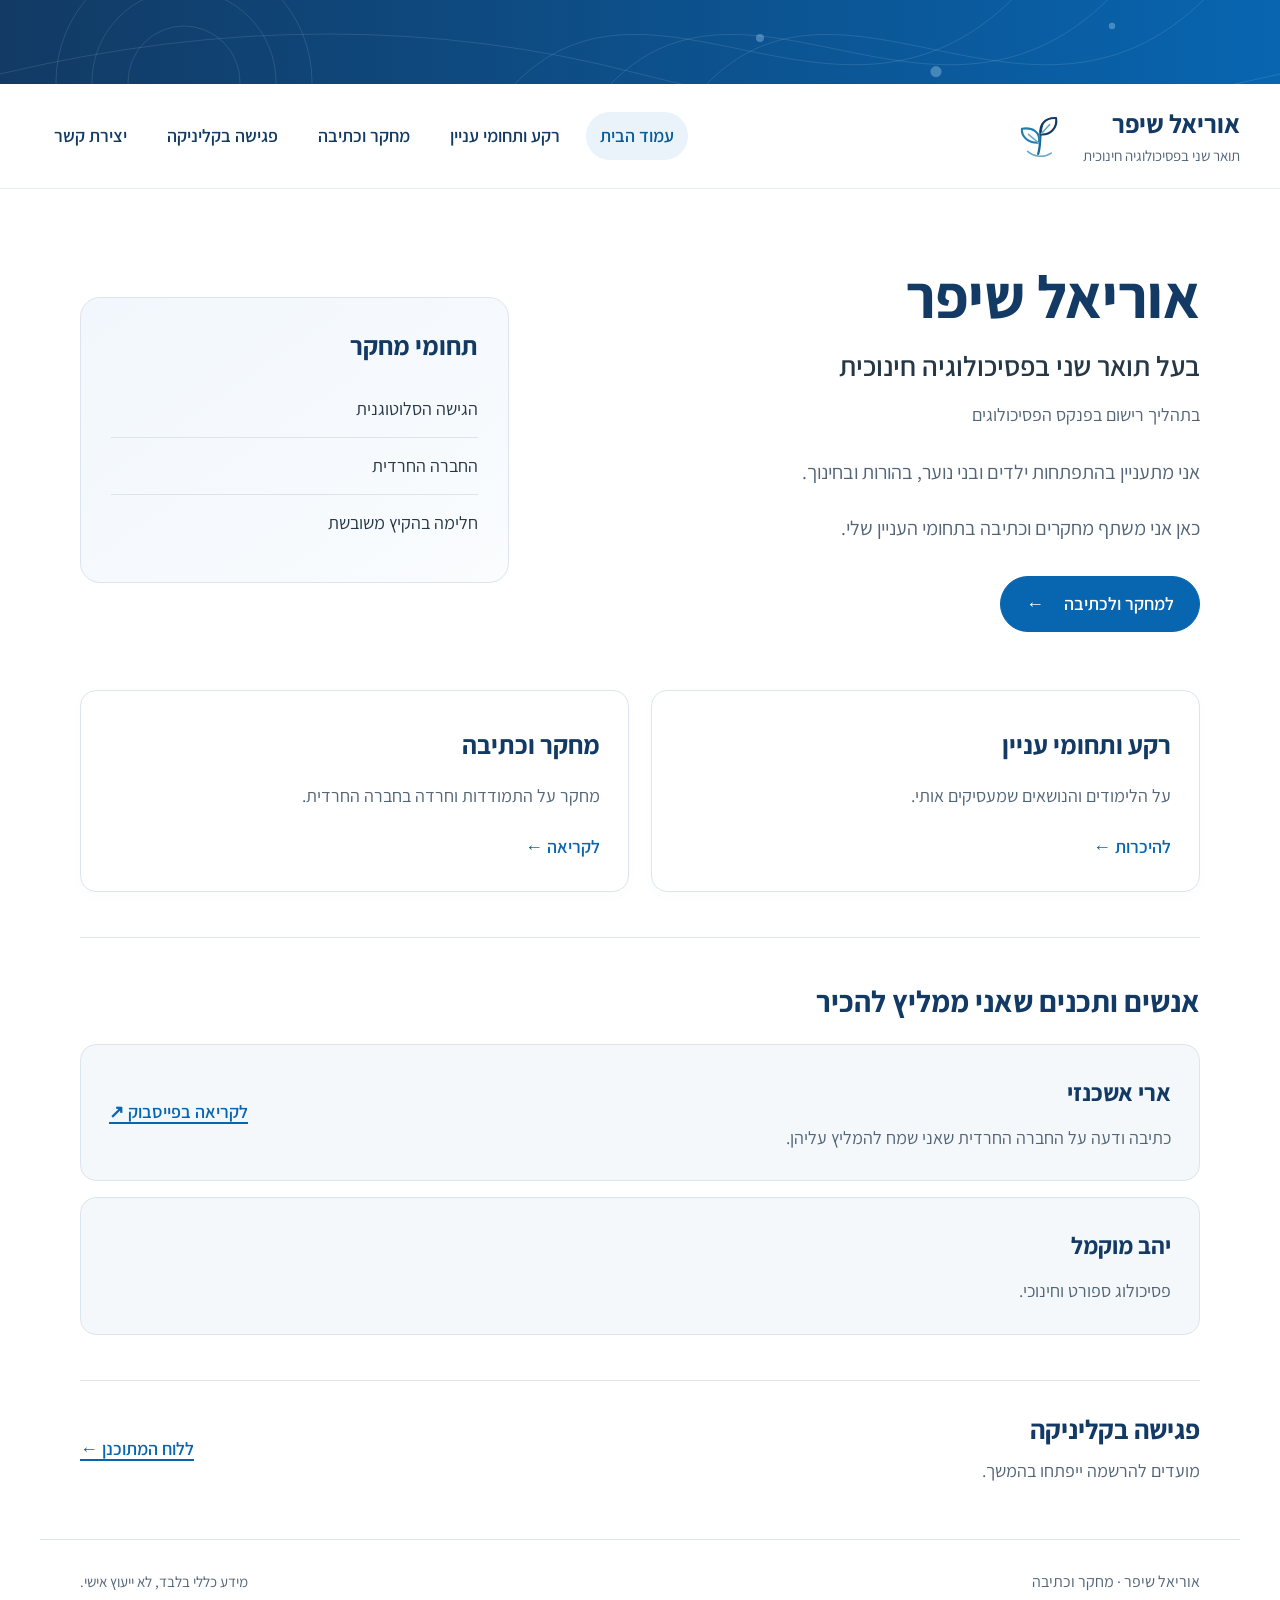
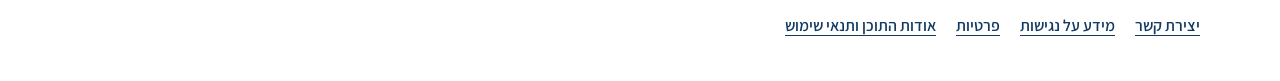
<file: index.html>
<!doctype html>
<html lang="he" dir="rtl">
<head>
<meta charset="utf-8"><meta name="viewport" content="width=device-width,initial-scale=1">
<meta name="description" content="אוריאל שיפר, בעל תואר שני בפסיכולוגיה חינוכית, בתהליך רישום בפנקס הפסיכולוגים. מחקר וכתיבה.">
<meta name="theme-color" content="#123a64"><meta property="og:title" content="אוריאל שיפר | פסיכולוגיה חינוכית ומחקר"><meta property="og:description" content="אוריאל שיפר, בעל תואר שני בפסיכולוגיה חינוכית, בתהליך רישום בפנקס הפסיכולוגים. מחקר וכתיבה."><meta property="og:type" content="website"><title>אוריאל שיפר | פסיכולוגיה חינוכית ומחקר</title>
<link rel="icon" type="image/svg+xml" href="assets/images/brand-mark.svg">
<link rel="stylesheet" href="assets/site.css">
<link rel="canonical" href="https://urieldsh-sketch.github.io/-/">
<meta property="og:url" content="https://urieldsh-sketch.github.io/-/">
<script type="application/ld+json">{"@context": "https://schema.org", "@type": "Person", "@id": "https://urieldsh-sketch.github.io/-/#uriel", "name": "אוריאל שיפר", "url": "https://urieldsh-sketch.github.io/-/", "knowsAbout": ["פסיכולוגיה חינוכית", "הגישה הסלוטוגנית", "החברה החרדית", "חלימה בהקיץ משובשת"], "description": "בעל תואר שני בפסיכולוגיה חינוכית, בתהליך רישום בפנקס הפסיכולוגים", "hasCredential": {"@type": "EducationalOccupationalCredential", "name": "תואר שני בפסיכולוגיה חינוכית"}}</script>
</head>
<body>
<a class="skip-link" href="#main-content">דלג לתוכן</a>
<div class="top-banner" aria-hidden="true"></div>
<header><a class="brand" href="index.html"><img class="brand-mark" src="assets/images/brand-mark.svg" width="52" height="52" alt=""><span>אוריאל שיפר<small>תואר שני בפסיכולוגיה חינוכית</small></span></a><nav aria-label="ניווט ראשי"><a href="index.html" aria-current="page">עמוד הבית</a><a href="practice.html">רקע ותחומי עניין</a><a href="research.html">מחקר וכתיבה</a><a href="appointments.html">פגישה בקליניקה</a><a href="contact.html">יצירת קשר</a></nav></header>
<main id="main-content" tabindex="-1"><section class="hero" aria-labelledby="name"><div><h1 id="name">אוריאל שיפר</h1><p class="profession">בעל תואר שני בפסיכולוגיה חינוכית</p><p class="registration-status">בתהליך רישום בפנקס הפסיכולוגים</p><p class="intro">אני מתעניין בהתפתחות ילדים ובני נוער, בהורות ובחינוך.</p><p class="intro">כאן אני משתף מחקרים וכתיבה בתחומי העניין שלי.</p><a class="button" href="research.html">למחקר ולכתיבה <span aria-hidden="true">←</span></a></div><aside class="profile-card" aria-label="תחומי מחקר"><h2>תחומי מחקר</h2><p>הגישה הסלוטוגנית</p><p>החברה החרדית</p><p>חלימה בהקיץ משובשת</p></aside></section><div class="home-links"><a class="home-link" href="practice.html"><h2>רקע ותחומי עניין</h2><p>על הלימודים והנושאים שמעסיקים אותי.</p><span>להיכרות ←</span></a><a class="home-link" href="research.html"><h2>מחקר וכתיבה</h2><p>מחקר על התמודדות וחרדה בחברה החרדית.</p><span>לקריאה ←</span></a></div><section class="reading-section" aria-labelledby="reading-heading"><h2 id="reading-heading">אנשים ותכנים שאני ממליץ להכיר</h2><article class="recommendation"><div><h3>ארי אשכנזי</h3><p>כתיבה ודעה על החברה החרדית שאני שמח להמליץ עליהן.</p></div><a href="https://www.facebook.com/share/1BtyTAoHoA/" rel="external noreferrer">לקריאה בפייסבוק <span aria-hidden="true">↗</span><span class="visually-hidden"> — ארי אשכנזי</span></a></article><article class="recommendation"><div><h3>יהב מוקמל</h3><p>פסיכולוג ספורט וחינוכי.</p></div></article></section><section class="booking-teaser"><div><h2>פגישה בקליניקה</h2><p>מועדים להרשמה ייפתחו בהמשך.</p></div><a href="appointments.html">ללוח המתוכנן ←</a></section></main><footer><div><span>אוריאל שיפר · מחקר וכתיבה</span><nav class="footer-links" aria-label="מידע על האתר"><a href="contact.html">יצירת קשר</a><a href="accessibility.html">מידע על נגישות</a><a href="privacy.html">פרטיות</a><a href="terms.html">אודות התוכן ותנאי שימוש</a></nav></div><p class="professional-note">מידע כללי בלבד, לא ייעוץ אישי.</p></footer>
</body></html>
</file>
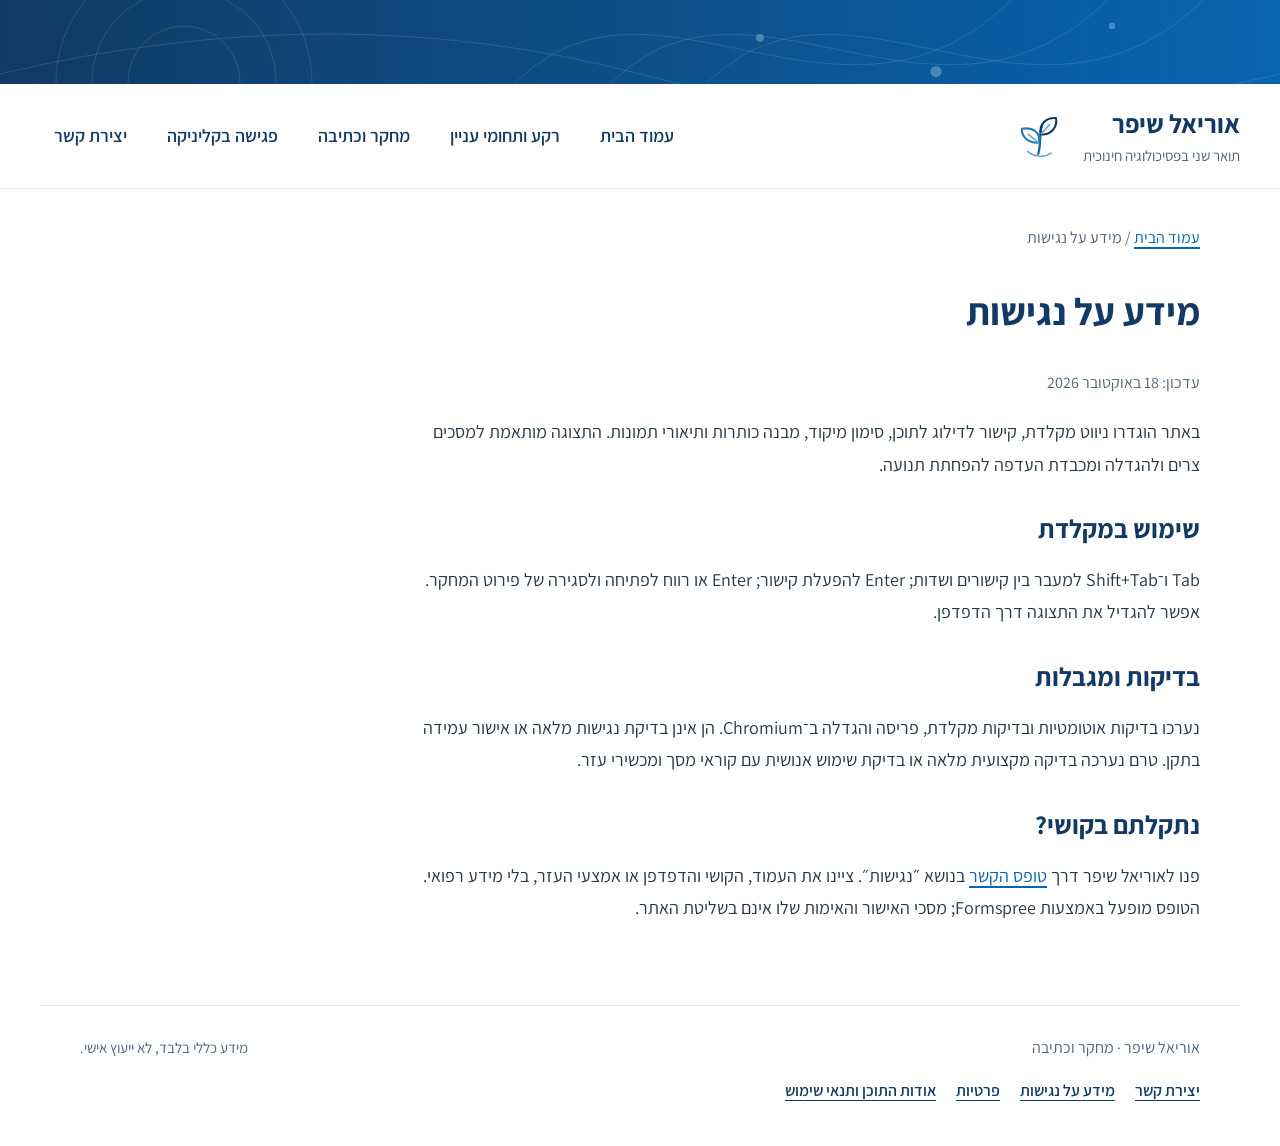
<file: accessibility.html>
<!doctype html>
<html lang="he" dir="rtl">
<head>
<meta charset="utf-8"><meta name="viewport" content="width=device-width,initial-scale=1">
<meta name="description" content="מידע על נגישות — אתר אוריאל שיפר">
<meta name="theme-color" content="#123a64"><meta property="og:title" content="מידע על נגישות — אתר אוריאל שיפר"><meta property="og:description" content="מידע על נגישות — אתר אוריאל שיפר"><meta property="og:type" content="website"><title>מידע על נגישות | אוריאל שיפר</title>
<link rel="icon" type="image/svg+xml" href="assets/images/brand-mark.svg">
<link rel="stylesheet" href="assets/site.css">
<link rel="canonical" href="https://urieldsh-sketch.github.io/-/accessibility.html">
<meta property="og:url" content="https://urieldsh-sketch.github.io/-/accessibility.html">

</head>
<body>
<a class="skip-link" href="#main-content">דלג לתוכן</a>
<div class="top-banner" aria-hidden="true"></div>
<header><a class="brand" href="index.html"><img class="brand-mark" src="assets/images/brand-mark.svg" width="52" height="52" alt=""><span>אוריאל שיפר<small>תואר שני בפסיכולוגיה חינוכית</small></span></a><nav aria-label="ניווט ראשי"><a href="index.html">עמוד הבית</a><a href="practice.html">רקע ותחומי עניין</a><a href="research.html">מחקר וכתיבה</a><a href="appointments.html">פגישה בקליניקה</a><a href="contact.html">יצירת קשר</a></nav></header>
<main id="main-content" tabindex="-1"><article class="policy-page"><p class="breadcrumb"><a href="index.html">עמוד הבית</a> / מידע על נגישות</p><h1>מידע על נגישות</h1><p class="policy-updated">עדכון: 18 באוקטובר 2026</p><p>באתר הוגדרו ניווט מקלדת, קישור לדילוג לתוכן, סימון מיקוד, מבנה כותרות ותיאורי תמונות. התצוגה מותאמת למסכים צרים ולהגדלה ומכבדת העדפה להפחתת תנועה.</p><h2>שימוש במקלדת</h2><p>Tab ו־Shift+Tab למעבר בין קישורים ושדות; Enter להפעלת קישור; Enter או רווח לפתיחה ולסגירה של פירוט המחקר. אפשר להגדיל את התצוגה דרך הדפדפן.</p><h2>בדיקות ומגבלות</h2><p>נערכו בדיקות אוטומטיות ובדיקות מקלדת, פריסה והגדלה ב־Chromium. הן אינן בדיקת נגישות מלאה או אישור עמידה בתקן. טרם נערכה בדיקה מקצועית מלאה או בדיקת שימוש אנושית עם קוראי מסך ומכשירי עזר.</p><h2>נתקלתם בקושי?</h2><p>פנו לאוריאל שיפר דרך <a href="contact.html">טופס הקשר</a> בנושא ״נגישות״. ציינו את העמוד, הקושי והדפדפן או אמצעי העזר, בלי מידע רפואי. הטופס מופעל באמצעות Formspree; מסכי האישור והאימות שלו אינם בשליטת האתר.</p></article></main><footer><div><span>אוריאל שיפר · מחקר וכתיבה</span><nav class="footer-links" aria-label="מידע על האתר"><a href="contact.html">יצירת קשר</a><a href="accessibility.html">מידע על נגישות</a><a href="privacy.html">פרטיות</a><a href="terms.html">אודות התוכן ותנאי שימוש</a></nav></div><p class="professional-note">מידע כללי בלבד, לא ייעוץ אישי.</p></footer></body></html>
</file>
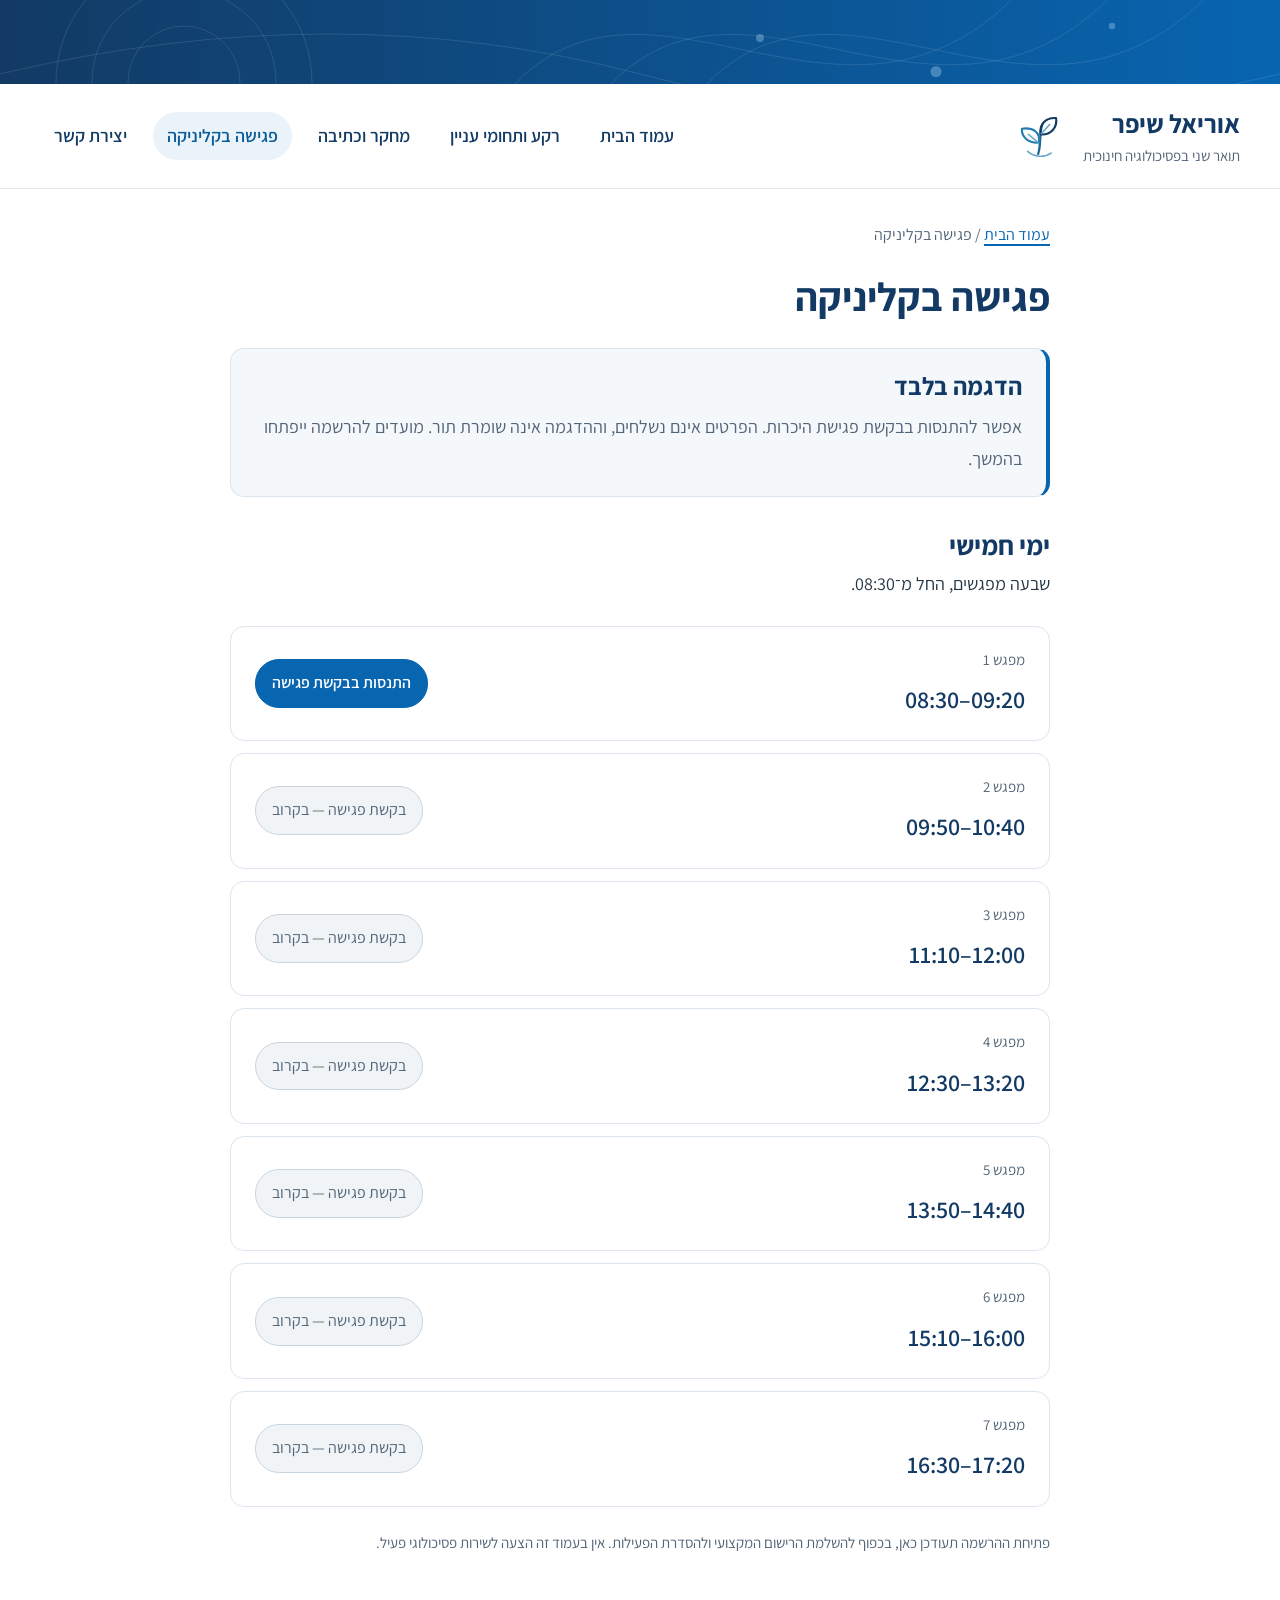
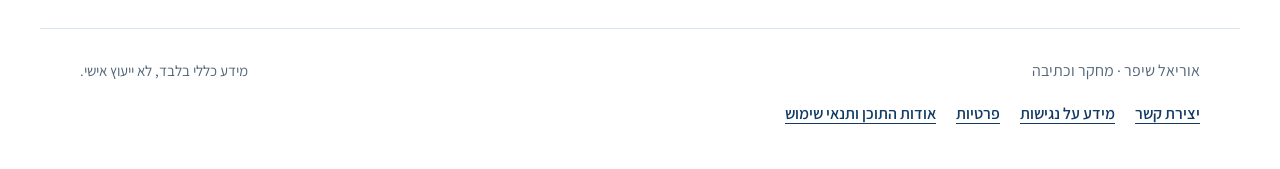
<file: appointments.html>
<!doctype html>
<html lang="he" dir="rtl">
<head>
<meta charset="utf-8"><meta name="viewport" content="width=device-width,initial-scale=1">
<meta name="description" content="פגישה בקליניקה — ההרשמה תיפתח בהמשך">
<meta name="theme-color" content="#123a64"><meta property="og:title" content="פגישה בקליניקה — ההרשמה תיפתח בהמשך"><meta property="og:description" content="פגישה בקליניקה — ההרשמה תיפתח בהמשך"><meta property="og:type" content="website"><title>פגישה בקליניקה | אוריאל שיפר</title>
<link rel="icon" type="image/svg+xml" href="assets/images/brand-mark.svg">
<link rel="stylesheet" href="assets/site.css">
<link rel="canonical" href="https://urieldsh-sketch.github.io/-/appointments.html">
<meta property="og:url" content="https://urieldsh-sketch.github.io/-/appointments.html">

</head>
<body>
<a class="skip-link" href="#main-content">דלג לתוכן</a>
<div class="top-banner" aria-hidden="true"></div>
<header><a class="brand" href="index.html"><img class="brand-mark" src="assets/images/brand-mark.svg" width="52" height="52" alt=""><span>אוריאל שיפר<small>תואר שני בפסיכולוגיה חינוכית</small></span></a><nav aria-label="ניווט ראשי"><a href="index.html">עמוד הבית</a><a href="practice.html">רקע ותחומי עניין</a><a href="research.html">מחקר וכתיבה</a><a href="appointments.html" aria-current="page">פגישה בקליניקה</a><a href="contact.html">יצירת קשר</a></nav></header>
<main id="main-content" tabindex="-1"><section class="booking-page" aria-labelledby="booking-title"><p class="breadcrumb"><a href="index.html">עמוד הבית</a> / פגישה בקליניקה</p><h1 id="booking-title">פגישה בקליניקה</h1><div class="booking-notice"><h2 id="booking-status">הדגמה בלבד</h2><p>אפשר להתנסות בבקשת פגישת היכרות. הפרטים אינם נשלחים, וההדגמה אינה שומרת תור. מועדים להרשמה ייפתחו בהמשך.</p></div><div class="booking-overview"><div><h2>ימי חמישי</h2><p>שבעה מפגשים, החל מ־08:30.</p></div></div><ul class="appointment-list" aria-label="חלונות מפגש מתוכננים ליום חמישי"><li class="appointment-slot"><div><span class="slot-label">מפגש 1</span><p class="slot-time"><span dir="ltr">08:30–09:20</span></p></div><button type="button" class="demo-open" aria-haspopup="dialog" aria-controls="intake-dialog">התנסות בבקשת פגישה</button></li><li class="appointment-slot"><div><span class="slot-label">מפגש 2</span><p class="slot-time"><span dir="ltr">09:50–10:40</span></p></div><button type="button" disabled aria-describedby="booking-status">בקשת פגישה — בקרוב</button></li><li class="appointment-slot"><div><span class="slot-label">מפגש 3</span><p class="slot-time"><span dir="ltr">11:10–12:00</span></p></div><button type="button" disabled aria-describedby="booking-status">בקשת פגישה — בקרוב</button></li><li class="appointment-slot"><div><span class="slot-label">מפגש 4</span><p class="slot-time"><span dir="ltr">12:30–13:20</span></p></div><button type="button" disabled aria-describedby="booking-status">בקשת פגישה — בקרוב</button></li><li class="appointment-slot"><div><span class="slot-label">מפגש 5</span><p class="slot-time"><span dir="ltr">13:50–14:40</span></p></div><button type="button" disabled aria-describedby="booking-status">בקשת פגישה — בקרוב</button></li><li class="appointment-slot"><div><span class="slot-label">מפגש 6</span><p class="slot-time"><span dir="ltr">15:10–16:00</span></p></div><button type="button" disabled aria-describedby="booking-status">בקשת פגישה — בקרוב</button></li><li class="appointment-slot"><div><span class="slot-label">מפגש 7</span><p class="slot-time"><span dir="ltr">16:30–17:20</span></p></div><button type="button" disabled aria-describedby="booking-status">בקשת פגישה — בקרוב</button></li></ul><p class="booking-footnote">פתיחת ההרשמה תעודכן כאן, בכפוף להשלמת הרישום המקצועי ולהסדרת הפעילות. אין בעמוד זה הצעה לשירות פסיכולוגי פעיל.</p></section><dialog id="intake-dialog" class="intake-dialog" aria-labelledby="intake-title" aria-describedby="intake-demo"><div class="intake-inner"><button type="button" class="dialog-close" aria-label="סגירת חלון ההדגמה">×</button><span class="demo-badge">הדגמה בלבד · אין שליחה או שמירת תור</span><h2 id="intake-title">פגישת היכרות והתאמה</h2><p class="intake-slot">יום חמישי · <span dir="ltr">08:30–09:20</span> · מועד לדוגמה, ללא תאריך</p><p>אינטייק הוא מפגש ראשוני להיכרות, להבנת הפנייה ולבדיקת התאמה להמשך. זו פגישת ייעוץ והתאמה, ללא התחייבות להתחלת טיפול.</p><p id="intake-demo" class="intake-hint">מומלץ להתנסות בפרטים בדויים. הפרטים נמחקים בסגירת החלון; אין להזין מידע רפואי, שמות ילדים או פרטים מזהים על אחרים.</p><noscript><p>להפעלת ההדגמה יש לאפשר JavaScript. אין אפשרות לשלוח בקשה מעמוד זה.</p></noscript><form id="intake-demo-form"><fieldset disabled id="demo-fields"><legend class="visually-hidden">פרטים לדוגמה לפגישת היכרות</legend><div class="field"><label for="intake-name">שם לפנייה *</label><input id="intake-name" name="name" required maxlength="80" autocomplete="off"></div><div class="field"><label for="intake-email">דוא״ל לחזרה *</label><input id="intake-email" name="email" type="email" dir="ltr" required maxlength="254" autocomplete="off"></div><div class="field"><label for="intake-topic">במה תרצו להתמקד? *</label><select id="intake-topic" name="topic" required><option value="">בחירת נושא</option><option value="parenting">התייעצות הורית</option><option value="emotional">שאלה כללית בתחום הרגשי</option><option value="education">המסגרת החינוכית</option><option value="assessment">בירור לגבי הערכה ואבחון</option><option value="other">אחר</option></select></div><div class="field"><label for="intake-reason">סיבת הפנייה בקצרה *</label><p id="reason-help" class="form-help">עד 300 תווים. תיאור כללי בלבד, בלי שמות, אבחנות או אירועים אישיים מפורטים.</p><textarea id="intake-reason" name="reason" rows="3" maxlength="300" required aria-describedby="reason-help"></textarea></div><p class="form-help">בהרשמה עתידית הבקשה תועבר לבדיקה, ורק אישור אישי יקבע פגישה. הטופס אינו מיועד לחירום.</p><button class="button" type="submit">תצוגה מקדימה של הבקשה</button></fieldset></form><section id="intake-preview" hidden tabindex="-1" aria-labelledby="preview-title"><h3 id="preview-title">כך תיראה הבקשה שלך</h3><dl id="intake-summary"></dl><p class="intake-hint"><strong>לא נשלחה בקשה ולא נשמר מקום.</strong> בהפעלה אמיתית, אחרי קליטת הבקשה המשבצת תיחסם לבקשות נוספות עד לבדיקתה. הפגישה עצמה תחייב אישור אישי.</p><button type="button" class="button demo-back">חזרה לעריכה</button></section></div></dialog></main><footer><div><span>אוריאל שיפר · מחקר וכתיבה</span><nav class="footer-links" aria-label="מידע על האתר"><a href="contact.html">יצירת קשר</a><a href="accessibility.html">מידע על נגישות</a><a href="privacy.html">פרטיות</a><a href="terms.html">אודות התוכן ותנאי שימוש</a></nav></div><p class="professional-note">מידע כללי בלבד, לא ייעוץ אישי.</p></footer><script src="assets/booking-demo.js" defer></script></body></html>
</file>
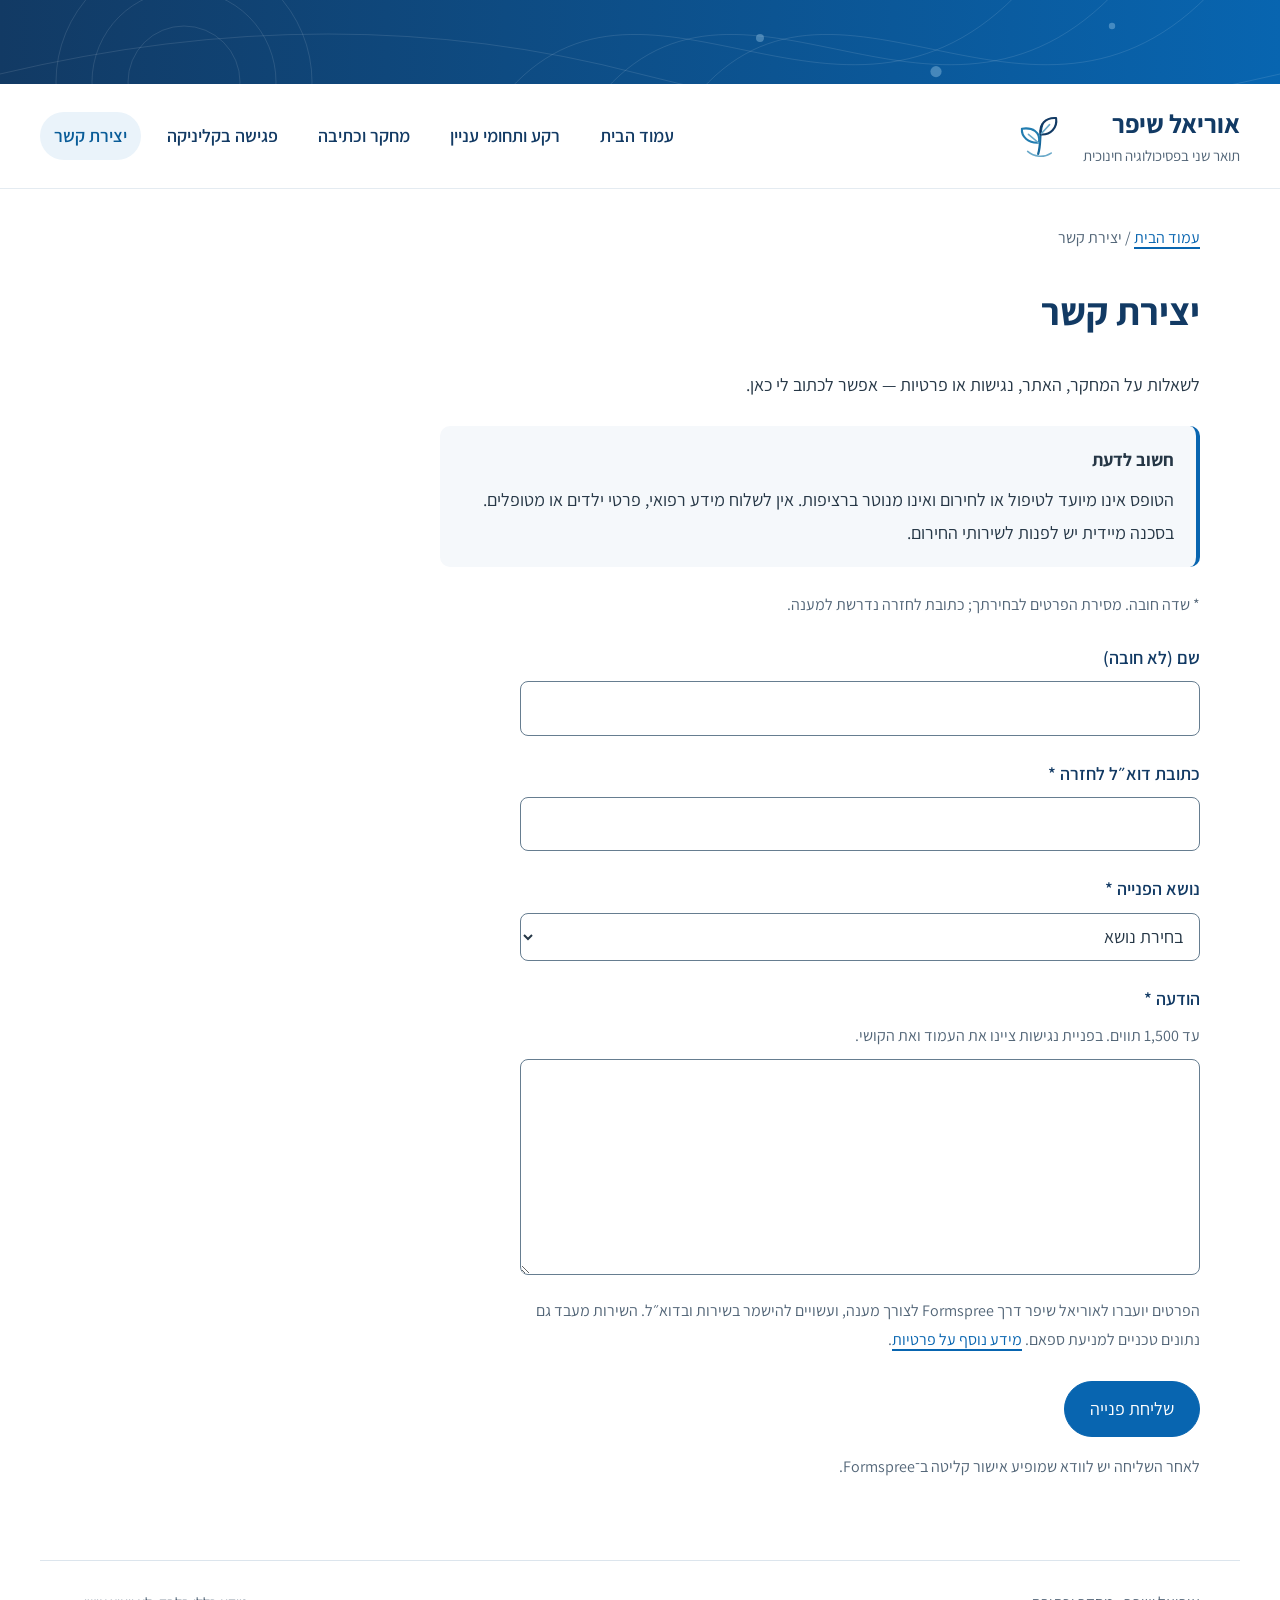
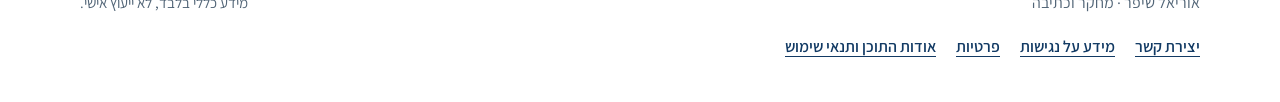
<file: contact.html>
<!doctype html>
<html lang="he" dir="rtl">
<head>
<meta charset="utf-8"><meta name="viewport" content="width=device-width,initial-scale=1">
<meta name="description" content="יצירת קשר — אתר אוריאל שיפר">
<meta name="theme-color" content="#123a64"><meta property="og:title" content="יצירת קשר — אתר אוריאל שיפר"><meta property="og:description" content="יצירת קשר — אתר אוריאל שיפר"><meta property="og:type" content="website"><title>יצירת קשר | אוריאל שיפר</title>
<link rel="icon" type="image/svg+xml" href="assets/images/brand-mark.svg">
<link rel="stylesheet" href="assets/site.css">
<link rel="canonical" href="https://urieldsh-sketch.github.io/-/contact.html">
<meta property="og:url" content="https://urieldsh-sketch.github.io/-/contact.html">

</head>
<body>
<a class="skip-link" href="#main-content">דלג לתוכן</a>
<div class="top-banner" aria-hidden="true"></div>
<header><a class="brand" href="index.html"><img class="brand-mark" src="assets/images/brand-mark.svg" width="52" height="52" alt=""><span>אוריאל שיפר<small>תואר שני בפסיכולוגיה חינוכית</small></span></a><nav aria-label="ניווט ראשי"><a href="index.html">עמוד הבית</a><a href="practice.html">רקע ותחומי עניין</a><a href="research.html">מחקר וכתיבה</a><a href="appointments.html">פגישה בקליניקה</a><a href="contact.html" aria-current="page">יצירת קשר</a></nav></header>
<main id="main-content" tabindex="-1"><article class="policy-page contact-page"><p class="breadcrumb"><a href="index.html">עמוד הבית</a> / יצירת קשר</p><h1>יצירת קשר</h1><p>לשאלות על המחקר, האתר, נגישות או פרטיות — אפשר לכתוב לי כאן.</p><div class="contact-notice" id="contact-notice"><strong>חשוב לדעת</strong><p>הטופס אינו מיועד לטיפול או לחירום ואינו מנוטר ברציפות. אין לשלוח מידע רפואי, פרטי ילדים או מטופלים. בסכנה מיידית יש לפנות לשירותי החירום.</p></div><form class="contact-form" action="https://formspree.io/f/xeaenyoz" method="post" accept-charset="UTF-8" aria-describedby="contact-notice contact-privacy"><p class="form-help">* שדה חובה. מסירת הפרטים לבחירתך; כתובת לחזרה נדרשת למענה.</p><div class="field"><label for="contact-name">שם (לא חובה)</label><input type="text" id="contact-name" name="name" autocomplete="name" maxlength="100"></div><div class="field"><label for="contact-email">כתובת דוא״ל לחזרה *</label><input type="email" id="contact-email" name="email" autocomplete="email" inputmode="email" dir="ltr" required maxlength="254"></div><div class="field"><label for="contact-topic">נושא הפנייה *</label><select id="contact-topic" name="subject" required><option value="">בחירת נושא</option><option value="accessibility">נגישות</option><option value="privacy">פרטיות</option><option value="research">מחקר וכתיבה</option><option value="general">פנייה כללית</option></select></div><div class="field"><label for="contact-message">הודעה *</label><p id="message-help" class="form-help">עד 1,500 תווים. בפניית נגישות ציינו את העמוד ואת הקושי.</p><textarea id="contact-message" name="message" rows="6" required maxlength="1500" aria-describedby="message-help"></textarea></div><p id="contact-privacy" class="form-help">הפרטים יועברו לאוריאל שיפר דרך Formspree לצורך מענה, ועשויים להישמר בשירות ובדוא״ל. השירות מעבד גם נתונים טכניים למניעת ספאם. <a href="privacy.html">מידע נוסף על פרטיות</a>.</p><button type="submit" class="button">שליחת פנייה</button><p class="form-help">לאחר השליחה יש לוודא שמופיע אישור קליטה ב־Formspree.</p></form></article></main><footer><div><span>אוריאל שיפר · מחקר וכתיבה</span><nav class="footer-links" aria-label="מידע על האתר"><a href="contact.html">יצירת קשר</a><a href="accessibility.html">מידע על נגישות</a><a href="privacy.html">פרטיות</a><a href="terms.html">אודות התוכן ותנאי שימוש</a></nav></div><p class="professional-note">מידע כללי בלבד, לא ייעוץ אישי.</p></footer></body></html>
</file>
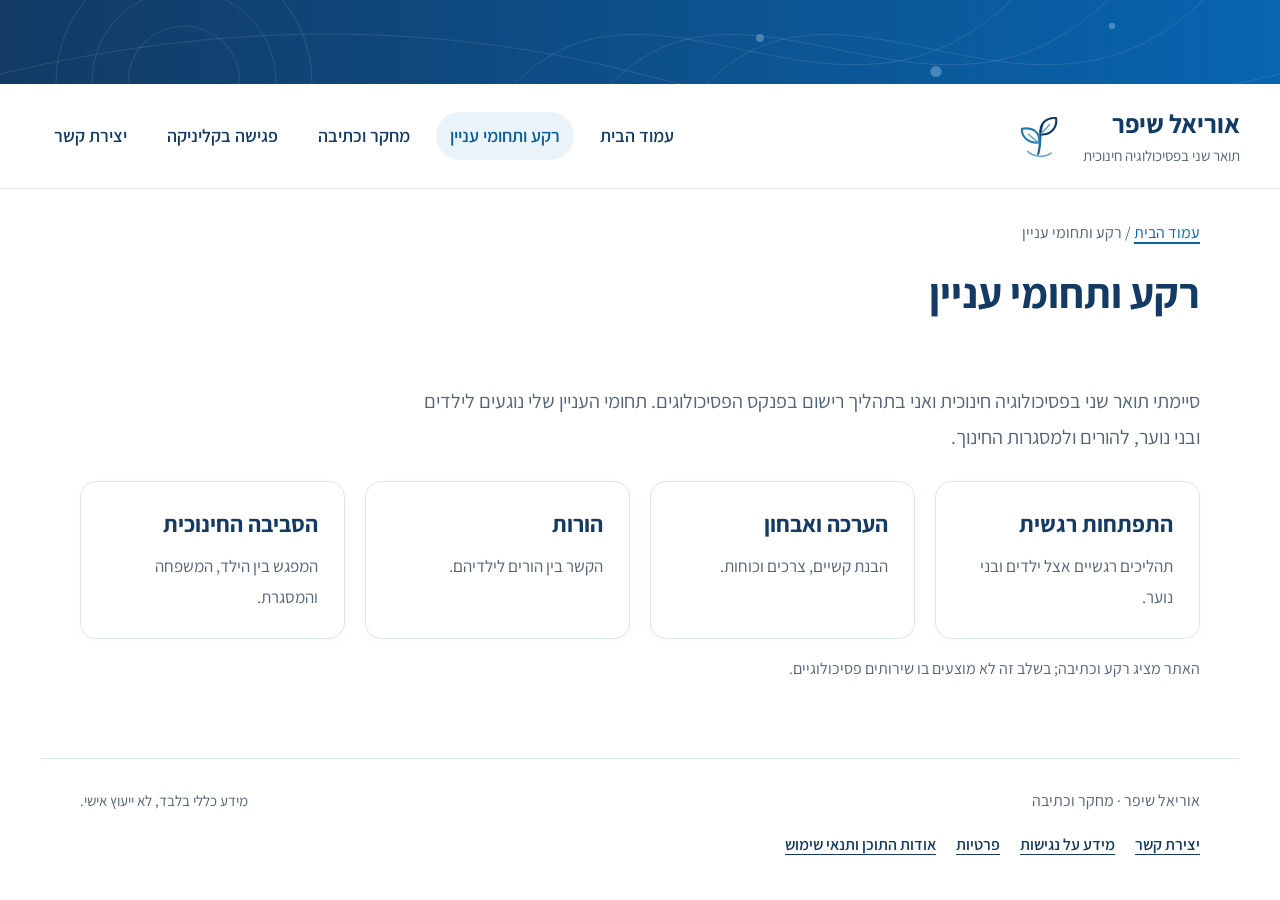
<file: practice.html>
<!doctype html>
<html lang="he" dir="rtl">
<head>
<meta charset="utf-8"><meta name="viewport" content="width=device-width,initial-scale=1">
<meta name="description" content="הרקע האקדמי ותחומי העניין של אוריאל שיפר, בעל תואר שני בפסיכולוגיה חינוכית, בתהליך רישום בפנקס הפסיכולוגים.">
<meta name="theme-color" content="#123a64"><meta property="og:title" content="רקע ותחומי עניין | אוריאל שיפר"><meta property="og:description" content="הרקע האקדמי ותחומי העניין של אוריאל שיפר, בעל תואר שני בפסיכולוגיה חינוכית, בתהליך רישום בפנקס הפסיכולוגים."><meta property="og:type" content="website"><title>רקע ותחומי עניין | אוריאל שיפר</title>
<link rel="icon" type="image/svg+xml" href="assets/images/brand-mark.svg">
<link rel="stylesheet" href="assets/site.css">
<link rel="canonical" href="https://urieldsh-sketch.github.io/-/practice.html">
<meta property="og:url" content="https://urieldsh-sketch.github.io/-/practice.html">
</head>
<body>
<a class="skip-link" href="#main-content">דלג לתוכן</a>
<div class="top-banner" aria-hidden="true"></div>
<header><a class="brand" href="index.html"><img class="brand-mark" src="assets/images/brand-mark.svg" width="52" height="52" alt=""><span>אוריאל שיפר<small>תואר שני בפסיכולוגיה חינוכית</small></span></a><nav aria-label="ניווט ראשי"><a href="index.html">עמוד הבית</a><a href="practice.html" aria-current="page">רקע ותחומי עניין</a><a href="research.html">מחקר וכתיבה</a><a href="appointments.html">פגישה בקליניקה</a><a href="contact.html">יצירת קשר</a></nav></header>
<main id="main-content" tabindex="-1"><div class="page-heading"><p class="breadcrumb"><a href="index.html">עמוד הבית</a> / רקע ותחומי עניין</p><h1>רקע ותחומי עניין</h1></div><section class="section topic-section" aria-label="רקע אקדמי"><div class="section-heading"><p>סיימתי תואר שני בפסיכולוגיה חינוכית ואני בתהליך רישום בפנקס הפסיכולוגים. תחומי העניין שלי נוגעים לילדים ובני נוער, להורים ולמסגרות החינוך.</p></div><div class="services"><article class="service"><h2>התפתחות רגשית</h2><p>תהליכים רגשיים אצל ילדים ובני נוער.</p></article><article class="service"><h2>הערכה ואבחון</h2><p>הבנת קשיים, צרכים וכוחות.</p></article><article class="service"><h2>הורות</h2><p>הקשר בין הורים לילדיהם.</p></article><article class="service"><h2>הסביבה החינוכית</h2><p>המפגש בין הילד, המשפחה והמסגרת.</p></article></div><p class="age">האתר מציג רקע וכתיבה; בשלב זה לא מוצעים בו שירותים פסיכולוגיים.</p></section></main><footer><div><span>אוריאל שיפר · מחקר וכתיבה</span><nav class="footer-links" aria-label="מידע על האתר"><a href="contact.html">יצירת קשר</a><a href="accessibility.html">מידע על נגישות</a><a href="privacy.html">פרטיות</a><a href="terms.html">אודות התוכן ותנאי שימוש</a></nav></div><p class="professional-note">מידע כללי בלבד, לא ייעוץ אישי.</p></footer>
</body></html>
</file>
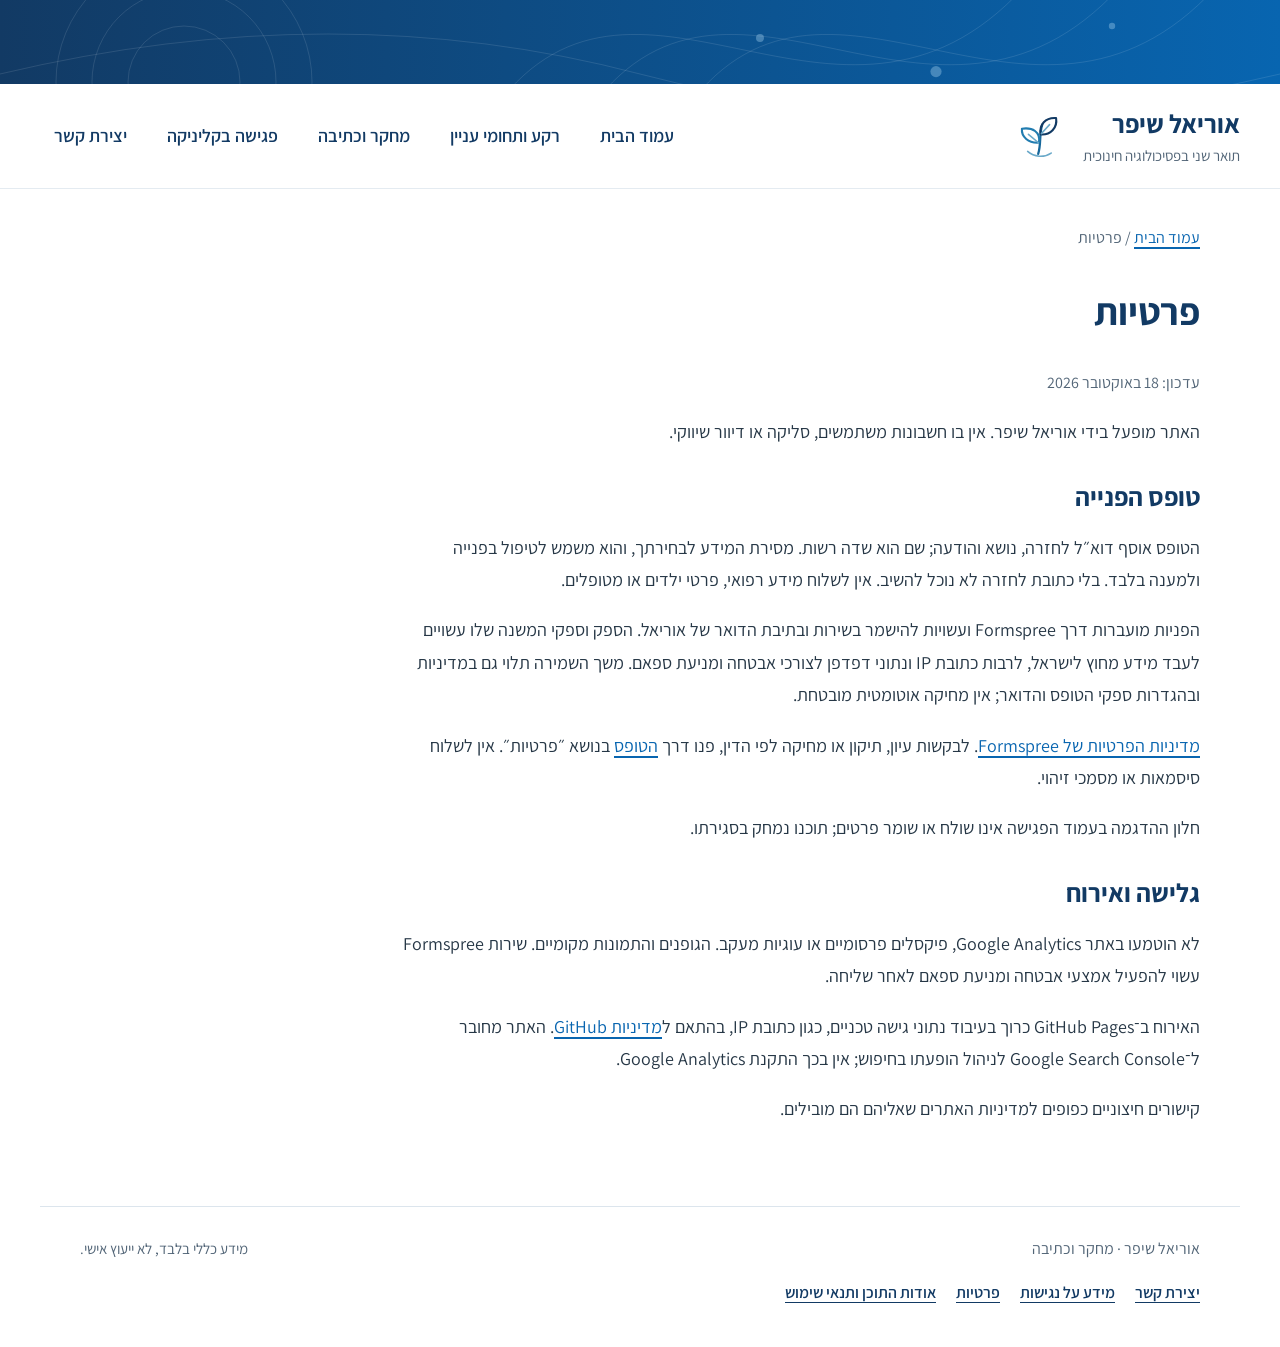
<file: privacy.html>
<!doctype html>
<html lang="he" dir="rtl">
<head>
<meta charset="utf-8"><meta name="viewport" content="width=device-width,initial-scale=1">
<meta name="description" content="פרטיות — אתר אוריאל שיפר">
<meta name="theme-color" content="#123a64"><meta property="og:title" content="פרטיות — אתר אוריאל שיפר"><meta property="og:description" content="פרטיות — אתר אוריאל שיפר"><meta property="og:type" content="website"><title>פרטיות | אוריאל שיפר</title>
<link rel="icon" type="image/svg+xml" href="assets/images/brand-mark.svg">
<link rel="stylesheet" href="assets/site.css">
<link rel="canonical" href="https://urieldsh-sketch.github.io/-/privacy.html">
<meta property="og:url" content="https://urieldsh-sketch.github.io/-/privacy.html">

</head>
<body>
<a class="skip-link" href="#main-content">דלג לתוכן</a>
<div class="top-banner" aria-hidden="true"></div>
<header><a class="brand" href="index.html"><img class="brand-mark" src="assets/images/brand-mark.svg" width="52" height="52" alt=""><span>אוריאל שיפר<small>תואר שני בפסיכולוגיה חינוכית</small></span></a><nav aria-label="ניווט ראשי"><a href="index.html">עמוד הבית</a><a href="practice.html">רקע ותחומי עניין</a><a href="research.html">מחקר וכתיבה</a><a href="appointments.html">פגישה בקליניקה</a><a href="contact.html">יצירת קשר</a></nav></header>
<main id="main-content" tabindex="-1"><article class="policy-page"><p class="breadcrumb"><a href="index.html">עמוד הבית</a> / פרטיות</p><h1>פרטיות</h1><p class="policy-updated">עדכון: 18 באוקטובר 2026</p><p>האתר מופעל בידי אוריאל שיפר. אין בו חשבונות משתמשים, סליקה או דיוור שיווקי.</p><h2>טופס הפנייה</h2><p>הטופס אוסף דוא״ל לחזרה, נושא והודעה; שם הוא שדה רשות. מסירת המידע לבחירתך, והוא משמש לטיפול בפנייה ולמענה בלבד. בלי כתובת לחזרה לא נוכל להשיב. אין לשלוח מידע רפואי, פרטי ילדים או מטופלים.</p><p>הפניות מועברות דרך Formspree ועשויות להישמר בשירות ובתיבת הדואר של אוריאל. הספק וספקי המשנה שלו עשויים לעבד מידע מחוץ לישראל, לרבות כתובת IP ונתוני דפדפן לצורכי אבטחה ומניעת ספאם. משך השמירה תלוי גם במדיניות ובהגדרות ספקי הטופס והדואר; אין מחיקה אוטומטית מובטחת.</p><p><a href="https://formspree.io/legal/privacy-policy/">מדיניות הפרטיות של Formspree</a>. לבקשות עיון, תיקון או מחיקה לפי הדין, פנו דרך <a href="contact.html">הטופס</a> בנושא ״פרטיות״. אין לשלוח סיסמאות או מסמכי זיהוי.</p><p>חלון ההדגמה בעמוד הפגישה אינו שולח או שומר פרטים; תוכנו נמחק בסגירתו.</p><h2>גלישה ואירוח</h2><p>לא הוטמעו באתר Google Analytics, פיקסלים פרסומיים או עוגיות מעקב. הגופנים והתמונות מקומיים. שירות Formspree עשוי להפעיל אמצעי אבטחה ומניעת ספאם לאחר שליחה.</p><p>האירוח ב־GitHub Pages כרוך בעיבוד נתוני גישה טכניים, כגון כתובת IP, בהתאם ל<a href="https://docs.github.com/en/site-policy/privacy-policies/github-general-privacy-statement">מדיניות GitHub</a>. האתר מחובר ל־Google Search Console לניהול הופעתו בחיפוש; אין בכך התקנת Google Analytics.</p><p>קישורים חיצוניים כפופים למדיניות האתרים שאליהם הם מובילים.</p></article></main><footer><div><span>אוריאל שיפר · מחקר וכתיבה</span><nav class="footer-links" aria-label="מידע על האתר"><a href="contact.html">יצירת קשר</a><a href="accessibility.html">מידע על נגישות</a><a href="privacy.html">פרטיות</a><a href="terms.html">אודות התוכן ותנאי שימוש</a></nav></div><p class="professional-note">מידע כללי בלבד, לא ייעוץ אישי.</p></footer></body></html>
</file>
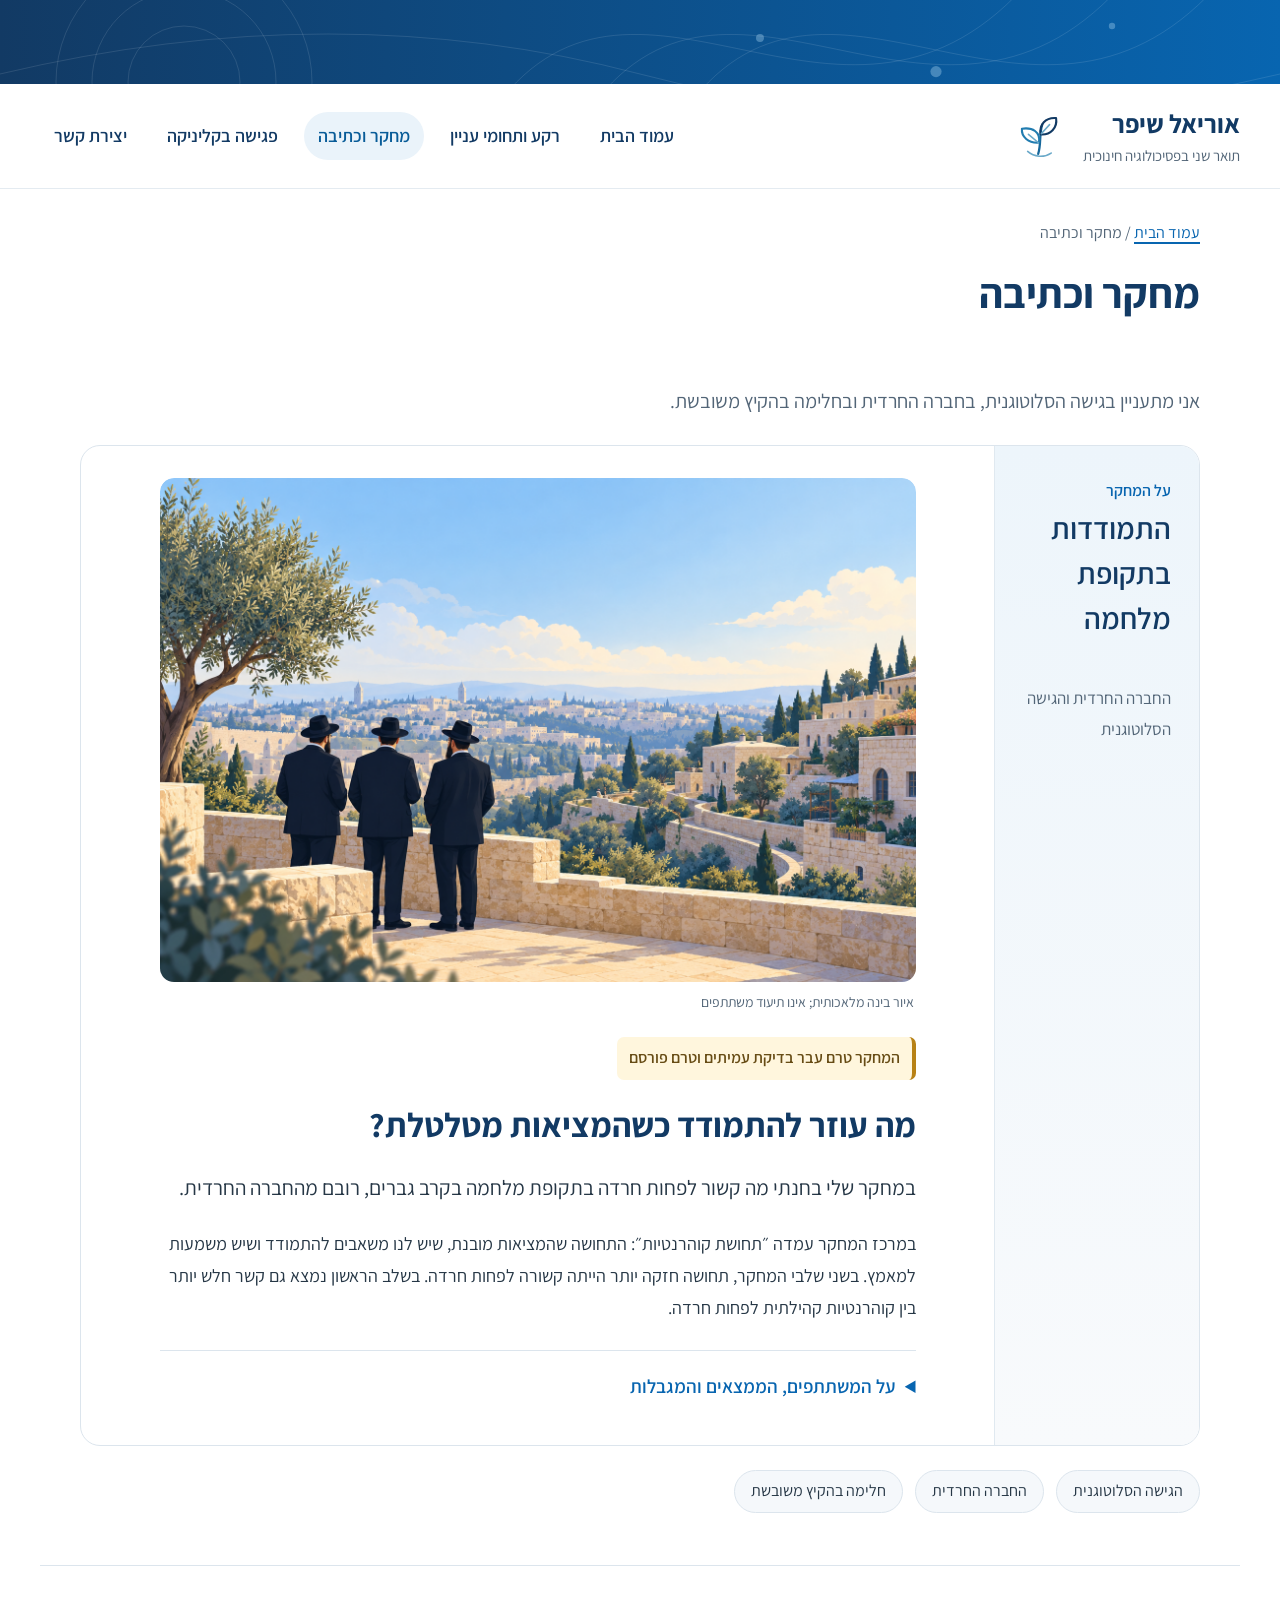
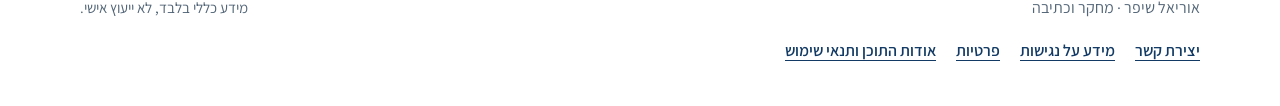
<file: research.html>
<!doctype html>
<html lang="he" dir="rtl">
<head>
<meta charset="utf-8"><meta name="viewport" content="width=device-width,initial-scale=1">
<meta name="description" content="מחקר על משאבי התמודדות וחרדה בחברה החרדית. המחקר טרם עבר בדיקת עמיתים וטרם פורסם.">
<meta name="theme-color" content="#123a64"><meta property="og:title" content="מחקר וכתיבה | אוריאל שיפר"><meta property="og:description" content="מחקר על משאבי התמודדות וחרדה בחברה החרדית. המחקר טרם עבר בדיקת עמיתים וטרם פורסם."><meta property="og:type" content="website"><title>מחקר וכתיבה | אוריאל שיפר</title>
<link rel="icon" type="image/svg+xml" href="assets/images/brand-mark.svg">
<link rel="stylesheet" href="assets/site.css">
<link rel="canonical" href="https://urieldsh-sketch.github.io/-/research.html">
<meta property="og:url" content="https://urieldsh-sketch.github.io/-/research.html">
</head>
<body>
<a class="skip-link" href="#main-content">דלג לתוכן</a>
<div class="top-banner" aria-hidden="true"></div>
<header><a class="brand" href="index.html"><img class="brand-mark" src="assets/images/brand-mark.svg" width="52" height="52" alt=""><span>אוריאל שיפר<small>תואר שני בפסיכולוגיה חינוכית</small></span></a><nav aria-label="ניווט ראשי"><a href="index.html">עמוד הבית</a><a href="practice.html">רקע ותחומי עניין</a><a href="research.html" aria-current="page">מחקר וכתיבה</a><a href="appointments.html">פגישה בקליניקה</a><a href="contact.html">יצירת קשר</a></nav></header>
<main id="main-content" tabindex="-1"><div class="page-heading"><p class="breadcrumb"><a href="index.html">עמוד הבית</a> / מחקר וכתיבה</p><h1>מחקר וכתיבה</h1></div><section id="research" class="section topic-section"><div class="section-heading"><p>אני מתעניין בגישה הסלוטוגנית, בחברה החרדית ובחלימה בהקיץ משובשת.</p></div><article class="research"><aside class="research-side"><div><span class="eyebrow">על המחקר</span><strong>התמודדות<br>בתקופת מלחמה</strong></div><p>החברה החרדית והגישה הסלוטוגנית</p></aside><div class="research-body"><figure class="research-image"><img src="assets/images/research-community.png" width="1536" height="1024" alt="איור של שלושה גברים בלבוש חרדי לצד עץ זית, משקיפים על שכונה ירושלמית באור רך"><figcaption>איור בינה מלאכותית; אינו תיעוד משתתפים</figcaption></figure><span class="status">המחקר טרם עבר בדיקת עמיתים וטרם פורסם</span><h2 class="research-title">מה עוזר להתמודד כשהמציאות מטלטלת?</h2><p class="lead">במחקר שלי בחנתי מה קשור לפחות חרדה בתקופת מלחמה בקרב גברים, רובם מהחברה החרדית.</p><p>במרכז המחקר עמדה ״תחושת קוהרנטיות״: התחושה שהמציאות מובנת, שיש לנו משאבים להתמודד ושיש משמעות למאמץ. בשני שלבי המחקר, תחושה חזקה יותר הייתה קשורה לפחות חרדה. בשלב הראשון נמצא גם קשר חלש יותר בין קוהרנטיות קהילתית לפחות חרדה.</p><details><summary>על המשתתפים, הממצאים והמגבלות</summary><h3>מי השתתף?</h3><p>שני מדגמים נפרדים: 431 גברים בשלב הראשון ו־162 בשני. רוב המשתתפים הגדירו עצמם חרדים.</p><h3>מה עוד נמצא?</h3><p>משתתפים בעלי תפיסות שמרניות דיווחו על קוהרנטיות אישית חזקה יותר בשני השלבים. בשלב הראשון הם דיווחו גם על פחות חרדה לעומת בעלי תפיסות פתוחות יותר כלפי החברה הישראלית; בשלב השני ההבדל בחרדה לא היה מובהק.</p><h3>מה אי אפשר להסיק?</h3><p>הקשרים אינם מוכיחים סיבה ותוצאה. המדגמים כללו גברים בלבד, ואין להכליל את הממצאים על כלל החברה החרדית. במדגם השני נמצאה קוהרנטיות אישית נמוכה יותר, אך מאחר שהמשתתפים היו שונים, אין להסיק על שינוי אצל אותם אנשים לאורך זמן.</p><p><small>מבוסס על עבודת המחקר ״משאבי התמודדות וחרדה בראי הגישה הסלוטוגנית: מחקר בקרב הציבור החרדי במלחמת 7/10״, בהנחיית פרופ׳ שפרה שגיא.</small></p></details></div></article><div class="tags" aria-label="תחומי מחקר"><span>הגישה הסלוטוגנית</span><span>החברה החרדית</span><span>חלימה בהקיץ משובשת</span></div></section></main><footer><div><span>אוריאל שיפר · מחקר וכתיבה</span><nav class="footer-links" aria-label="מידע על האתר"><a href="contact.html">יצירת קשר</a><a href="accessibility.html">מידע על נגישות</a><a href="privacy.html">פרטיות</a><a href="terms.html">אודות התוכן ותנאי שימוש</a></nav></div><p class="professional-note">מידע כללי בלבד, לא ייעוץ אישי.</p></footer>
</body></html>
</file>
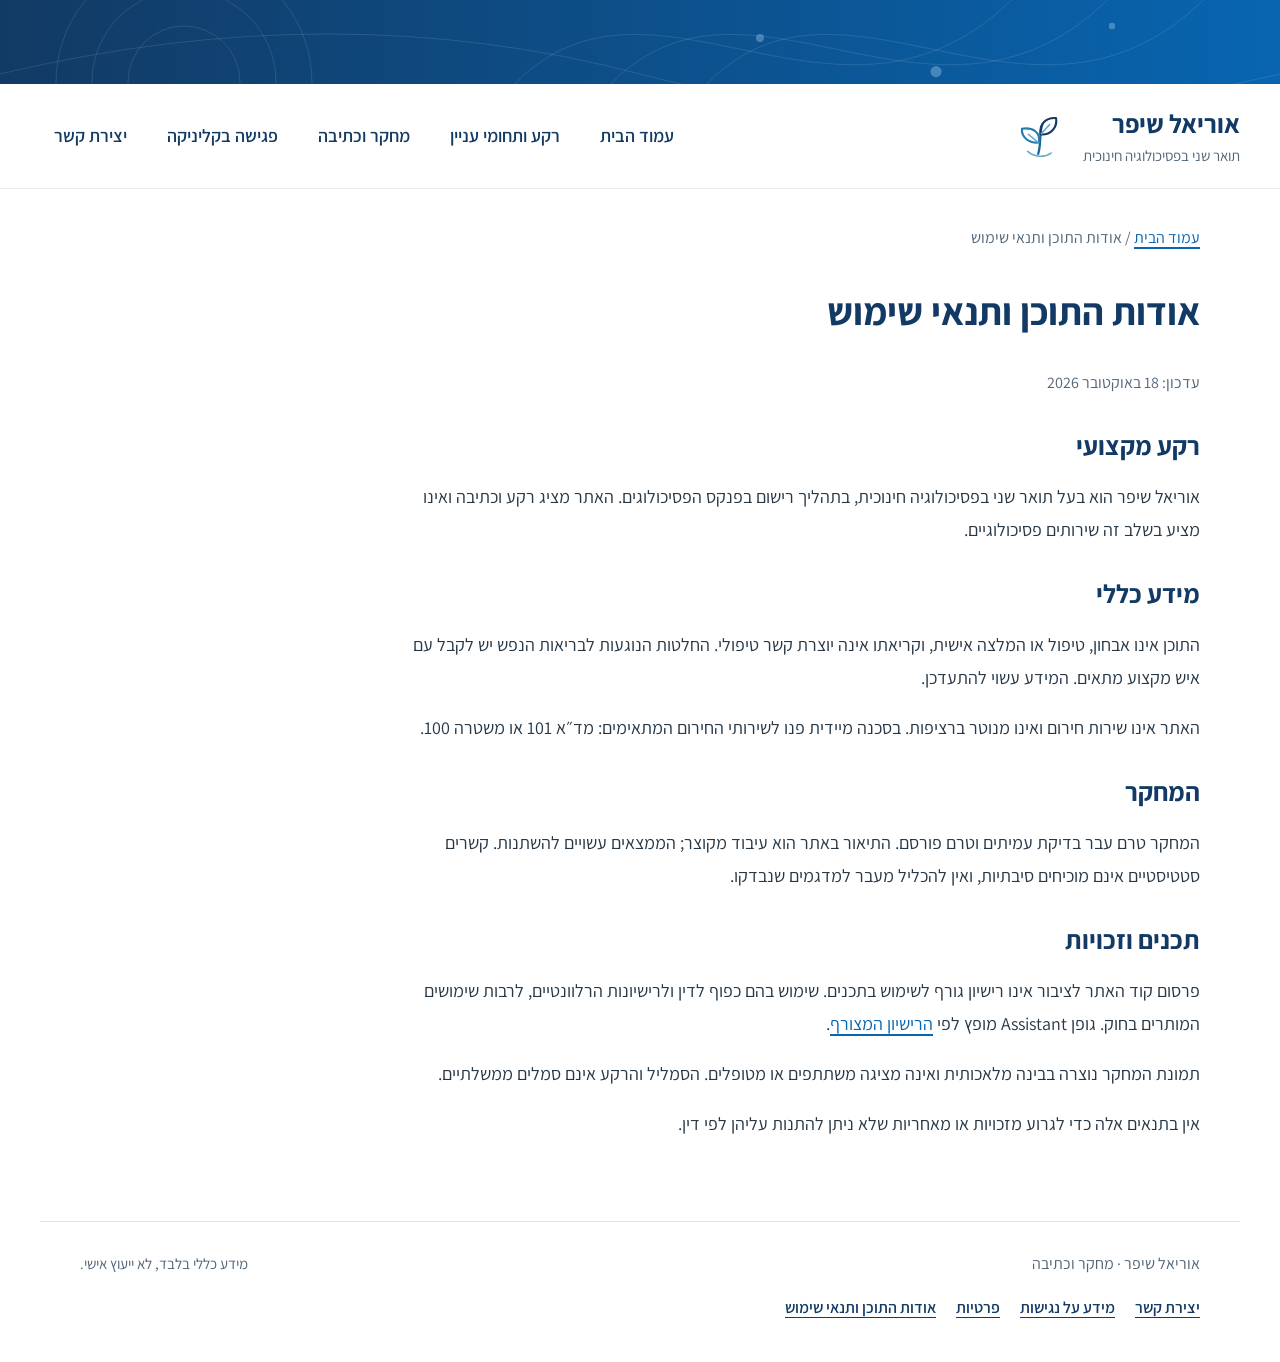
<file: terms.html>
<!doctype html>
<html lang="he" dir="rtl">
<head>
<meta charset="utf-8"><meta name="viewport" content="width=device-width,initial-scale=1">
<meta name="description" content="אודות התוכן ותנאי שימוש — אתר אוריאל שיפר">
<meta name="theme-color" content="#123a64"><meta property="og:title" content="אודות התוכן ותנאי שימוש — אתר אוריאל שיפר"><meta property="og:description" content="אודות התוכן ותנאי שימוש — אתר אוריאל שיפר"><meta property="og:type" content="website"><title>אודות התוכן ותנאי שימוש | אוריאל שיפר</title>
<link rel="icon" type="image/svg+xml" href="assets/images/brand-mark.svg">
<link rel="stylesheet" href="assets/site.css">
<link rel="canonical" href="https://urieldsh-sketch.github.io/-/terms.html">
<meta property="og:url" content="https://urieldsh-sketch.github.io/-/terms.html">

</head>
<body>
<a class="skip-link" href="#main-content">דלג לתוכן</a>
<div class="top-banner" aria-hidden="true"></div>
<header><a class="brand" href="index.html"><img class="brand-mark" src="assets/images/brand-mark.svg" width="52" height="52" alt=""><span>אוריאל שיפר<small>תואר שני בפסיכולוגיה חינוכית</small></span></a><nav aria-label="ניווט ראשי"><a href="index.html">עמוד הבית</a><a href="practice.html">רקע ותחומי עניין</a><a href="research.html">מחקר וכתיבה</a><a href="appointments.html">פגישה בקליניקה</a><a href="contact.html">יצירת קשר</a></nav></header>
<main id="main-content" tabindex="-1"><article class="policy-page"><p class="breadcrumb"><a href="index.html">עמוד הבית</a> / אודות התוכן ותנאי שימוש</p><h1>אודות התוכן ותנאי שימוש</h1><p class="policy-updated">עדכון: 18 באוקטובר 2026</p><h2>רקע מקצועי</h2><p>אוריאל שיפר הוא בעל תואר שני בפסיכולוגיה חינוכית, בתהליך רישום בפנקס הפסיכולוגים. האתר מציג רקע וכתיבה ואינו מציע בשלב זה שירותים פסיכולוגיים.</p><h2>מידע כללי</h2><p>התוכן אינו אבחון, טיפול או המלצה אישית, וקריאתו אינה יוצרת קשר טיפולי. החלטות הנוגעות לבריאות הנפש יש לקבל עם איש מקצוע מתאים. המידע עשוי להתעדכן.</p><p>האתר אינו שירות חירום ואינו מנוטר ברציפות. בסכנה מיידית פנו לשירותי החירום המתאימים: מד״א 101 או משטרה 100.</p><h2>המחקר</h2><p>המחקר טרם עבר בדיקת עמיתים וטרם פורסם. התיאור באתר הוא עיבוד מקוצר; הממצאים עשויים להשתנות. קשרים סטטיסטיים אינם מוכיחים סיבתיות, ואין להכליל מעבר למדגמים שנבדקו.</p><h2>תכנים וזכויות</h2><p>פרסום קוד האתר לציבור אינו רישיון גורף לשימוש בתכנים. שימוש בהם כפוף לדין ולרישיונות הרלוונטיים, לרבות שימושים המותרים בחוק. גופן Assistant מופץ לפי <a href="assets/fonts/OFL.txt">הרישיון המצורף</a>.</p><p>תמונת המחקר נוצרה בבינה מלאכותית ואינה מציגה משתתפים או מטופלים. הסמליל והרקע אינם סמלים ממשלתיים.</p><p>אין בתנאים אלה כדי לגרוע מזכויות או מאחריות שלא ניתן להתנות עליהן לפי דין.</p></article></main><footer><div><span>אוריאל שיפר · מחקר וכתיבה</span><nav class="footer-links" aria-label="מידע על האתר"><a href="contact.html">יצירת קשר</a><a href="accessibility.html">מידע על נגישות</a><a href="privacy.html">פרטיות</a><a href="terms.html">אודות התוכן ותנאי שימוש</a></nav></div><p class="professional-note">מידע כללי בלבד, לא ייעוץ אישי.</p></footer></body></html>
</file>
<file: assets/site.css>
@font-face{font-family:Assistant;font-style:normal;font-weight:400;font-display:swap;src:url('fonts/assistant-hebrew-400-normal.woff2') format('woff2');unicode-range:U+0590-05FF,U+200C-2010,U+20AA,U+25CC,U+FB1D-FB4F}
@font-face{font-family:Assistant;font-style:normal;font-weight:400;font-display:swap;src:url('fonts/assistant-latin-400-normal.woff2') format('woff2')}
@font-face{font-family:Assistant;font-style:normal;font-weight:600;font-display:swap;src:url('fonts/assistant-hebrew-600-normal.woff2') format('woff2');unicode-range:U+0590-05FF,U+200C-2010,U+20AA,U+25CC,U+FB1D-FB4F}
@font-face{font-family:Assistant;font-style:normal;font-weight:600;font-display:swap;src:url('fonts/assistant-latin-600-normal.woff2') format('woff2')}
@font-face{font-family:Assistant;font-style:normal;font-weight:700;font-display:swap;src:url('fonts/assistant-hebrew-700-normal.woff2') format('woff2');unicode-range:U+0590-05FF,U+200C-2010,U+20AA,U+25CC,U+FB1D-FB4F}
@font-face{font-family:Assistant;font-style:normal;font-weight:700;font-display:swap;src:url('fonts/assistant-latin-700-normal.woff2') format('woff2')}

:root{--ink:#123a64;--text:#263746;--muted:#526577;--paper:#fff;--line:#d3dce5;--blue:#0865b0;--pale:#f2f6fa}*{box-sizing:border-box}html{scroll-behavior:smooth;scroll-padding-top:30px}body{margin:0;background:var(--paper);color:var(--text);font-family:Assistant,Arial,sans-serif;font-size:18px;line-height:1.65}a{color:var(--blue);text-underline-offset:4px}a:focus-visible,summary:focus-visible{outline:3px solid #efb62d;outline-offset:5px}header,main,footer{max-width:1200px;margin:auto;padding-inline:40px}body:before{content:"";display:block;height:7px;background:var(--blue)}header{display:flex;justify-content:space-between;align-items:center;gap:25px;padding-block:23px;border-bottom:1px solid var(--line)}header a{text-decoration:none}.brand{font-size:26px;font-weight:700;color:var(--ink);border-right:4px solid var(--blue);padding-right:16px}.brand small{display:block;font-size:17px;font-weight:400;color:var(--muted)}nav{display:flex;gap:35px;font-weight:600}nav a{color:var(--ink)}nav a:hover{text-decoration:underline}.hero{display:grid;grid-template-columns:1.5fr 1fr;align-items:center;gap:60px;padding:60px 0}.eyebrow{font-size:16px;color:var(--blue);font-weight:600}.hero h1{font-size:60px;line-height:1.2;color:var(--ink);margin:13px 0;font-weight:700}.profession{font-size:28px;margin:0 0 22px;font-weight:600}.intro{max-width:620px;color:var(--muted);font-size:20px}.button{display:inline-flex;align-items:center;gap:20px;background:var(--blue);color:#fff;text-decoration:none;font-weight:600;padding:11px 25px;border-radius:3px;margin-top:10px;border:1px solid var(--blue)}.button:hover{background:#064b83}.profile-card{border:1px solid var(--line);border-top:5px solid var(--blue);padding:30px;background:var(--pale);align-self:center}.profile-card h2{font-size:26px;margin:0 0 18px}.profile-card p{padding-block:12px;border-bottom:1px solid var(--line);margin:0}.profile-card p:last-child{border:0}.profile-card span{display:block;font-size:16px;color:var(--muted)}.section{padding-block:45px;border-top:1px solid var(--line)}.section-heading{display:grid;grid-template-columns:1fr 1.3fr;gap:60px;align-items:start;margin-bottom:26px}.section-heading p{color:var(--muted);margin-top:8px}h2{font-size:34px;font-weight:700;color:var(--ink);line-height:1.35;margin:8px 0 18px}.services{display:grid;grid-template-columns:repeat(4,1fr);gap:20px}.service{border:1px solid var(--line);border-top:4px solid var(--blue);padding:24px;background:#fff;box-shadow:0 2px 5px #163b5e09}.service>span{color:var(--blue);font-size:15px;font-weight:600}.service h3{color:var(--ink);font-size:24px;margin:18px 0 10px}.service p{font-size:17px;color:var(--muted);margin:0}.age{font-size:16px;color:var(--muted)}.research{border:1px solid var(--line);display:grid;grid-template-columns:230px 1fr}.research-side{background:#edf4fa;border-left:1px solid var(--line);padding:30px;display:flex;flex-direction:column;justify-content:space-between;gap:40px}.research-side strong{display:block;font-size:30px;line-height:1.5;color:var(--ink);font-weight:600}.research-side p{font-size:17px;color:var(--muted)}.research-body{padding:35px 40px}.status{display:inline-block;background:#fff6dd;border-right:4px solid #b88216;padding:7px 13px;color:#674c15;font-size:16px;font-weight:600}.research h3{font-size:36px;line-height:1.3;margin:25px 0 20px;color:var(--ink)}.lead{font-size:21px}.pullquote{background:var(--pale);border-right:4px solid var(--blue);padding:20px 24px;margin:27px 0;color:var(--ink);font-size:23px;font-weight:600}details{margin-top:25px;border-top:1px solid var(--line);padding-top:18px}summary{cursor:pointer;color:var(--blue);font-size:19px;font-weight:600}details h4{font-size:23px;color:var(--ink);margin:28px 0 7px}details p{margin-block:12px}.limitations{background:var(--pale);border:1px solid var(--line);padding:20px;font-size:17px}.tags{display:flex;gap:12px;flex-wrap:wrap;margin-top:25px}.tags span{background:var(--pale);border:1px solid var(--line);padding:6px 16px;font-size:16px}footer{border-top:3px solid var(--blue);display:flex;justify-content:space-between;gap:20px;padding-block:25px 40px;color:var(--muted);font-size:16px}small{font-size:15px}@media(max-width:900px){.services{grid-template-columns:repeat(2,1fr)}.hero{gap:30px}.research{grid-template-columns:190px 1fr}.research-body{padding:28px}.research-side{padding:22px}.section-heading{gap:30px}}@media(max-width:600px){header,main,footer{padding-inline:20px}header{flex-wrap:wrap;padding-block:18px;gap:17px}.brand{font-size:23px}nav{gap:25px;font-size:17px}.hero{grid-template-columns:1fr;padding-block:35px;gap:25px}.hero h1{font-size:48px}.intro{font-size:19px}.profile-card{padding:22px}.profile-card h2{font-size:24px}.section{padding-block:32px}.section-heading{grid-template-columns:1fr;gap:0;margin-bottom:20px}.section-heading p{margin-top:0}h2{font-size:30px}.services{gap:12px}.service{padding:17px}.service h3{font-size:22px}.research{grid-template-columns:1fr}.research-side{border-left:0;border-bottom:1px solid var(--line);flex-direction:row;gap:20px;align-items:center}.research-side strong{font-size:23px}.research-side p{max-width:130px;font-size:16px}.research-body{padding:24px 20px}.research h3{font-size:30px}.lead{font-size:20px}.pullquote{font-size:21px;padding:17px;margin-inline:0}.status{font-size:15px}footer{flex-direction:column;gap:8px}}@media(prefers-reduced-motion:reduce){html{scroll-behavior:auto}}

body{min-height:100vh;display:flex;flex-direction:column}body:before{flex-shrink:0}header,main,footer{width:100%}main{flex:1}nav a[aria-current="page"]{color:var(--blue);text-decoration:underline;text-decoration-thickness:3px;text-underline-offset:10px}.page-heading{padding:35px 0 0}.breadcrumb{font-size:16px;margin:0 0 20px;color:var(--muted)}.page-heading h1{font-size:42px;line-height:1.3;color:var(--ink);margin:12px 0 18px}.topic-section{border-top:0;padding-top:10px}.topic-section>.section-heading{display:block;max-width:800px}.topic-section>.section-heading p{font-size:20px}.home-links{display:grid;grid-template-columns:1fr 1fr;gap:22px;padding:0 0 45px}.home-link{display:block;border:1px solid var(--line);border-top:4px solid var(--blue);padding:25px;text-decoration:none}.home-link:hover{background:var(--pale)}.home-link h2{font-size:26px}.home-link p{color:var(--muted)}.home-link span{font-weight:600}.skip-link{position:absolute;top:-100px;right:20px;background:white;padding:10px;z-index:10}.skip-link:focus{top:10px}@media(max-width:600px){nav{gap:19px;flex-wrap:wrap}.home-links{grid-template-columns:1fr;gap:15px}.page-heading h1{font-size:34px}}

/* Shared visual identity */
body:before{display:none}.top-banner{height:100px;flex-shrink:0;background:#123a64 url('images/header-pattern.svg') center/cover no-repeat}.brand{display:flex;align-items:center;gap:14px;border:0;padding-right:0}.brand-mark{display:block;flex-shrink:0}.research-image{margin:0 0 30px;border:1px solid var(--line);background:var(--pale)}.research-image img{display:block;width:100%;height:auto;max-height:360px;object-fit:cover;object-position:center 55%}.research-image figcaption{padding:10px 18px;font-size:15px;color:var(--muted)}@media(max-width:600px){.top-banner{height:65px}.brand-mark{width:44px;height:44px}.research-image img{max-height:260px}.brand{gap:11px}}

/* Softer rhythm and aligned reading column */
:root{--line:#dce5ed;--pale:#f5f8fb}body{line-height:1.8}.top-banner{height:84px;background-color:#164b74}header{padding-block:22px;border-bottom-color:#e4ebf1}.brand{flex-direction:row-reverse;gap:18px;flex-shrink:0;line-height:1.35}.brand>span{display:block}.brand small{margin-top:5px}.brand-mark{width:52px;height:56px;object-fit:contain}nav{align-items:center;gap:12px}nav a{padding:8px 14px;border-radius:24px;text-decoration:none}nav a:hover{background:#f0f6fb;text-decoration:none}nav a[aria-current="page"]{background:#eaf3fa;text-decoration:none;color:#095c98}.hero{padding-block:58px;gap:48px}.profile-card{border:1px solid var(--line);border-radius:20px;padding:30px;background:linear-gradient(145deg,#f1f7fc,#fafcfe)}.section{padding-block:40px}.page-heading{padding-top:30px}.page-heading h1{margin-bottom:14px}.breadcrumb{margin-bottom:18px}.service,.home-link{border:1px solid var(--line);border-radius:16px;box-shadow:0 3px 15px #173d5d05}.service{padding:26px}.service>span{display:inline-block;padding:3px 10px;background:#edf5fb;border-radius:20px}.service h3{margin-top:14px}.home-link{padding:28px}.home-link:hover{border-color:#adcce2}.button{border-radius:28px;padding:11px 25px}.research{border-radius:20px;overflow:hidden;align-items:stretch;grid-template-columns:205px minmax(0,1fr)}.research-side{background:linear-gradient(180deg,#edf5fb,#f8fafc);border-left-color:#e0e9f0;padding:28px;justify-content:flex-start;gap:25px}.research-body{padding:32px;min-width:0;max-width:820px;width:100%;margin-inline:auto}.research-body>p,.research-body>h3,.research-body>details{max-width:100%}.research-image{width:100%;margin:0 0 24px;border:0;border-radius:14px;overflow:hidden;background:transparent}.research-image img{width:100%;height:auto;max-height:none;object-fit:contain;border-radius:14px}.research-image figcaption{padding:9px 2px 0;font-size:14px;line-height:1.6}.status{border-radius:7px;padding:7px 12px}.research h3{margin-block:22px 18px}.pullquote{margin:25px 0;padding:20px 23px;border-radius:12px 3px 3px 12px}.limitations{border-radius:12px}.tags span{border-radius:24px}.tags{margin-top:24px}footer{border-top:1px solid var(--line);padding-block:28px 35px;margin-top:12px}.home-link,.button,nav a{transition:background-color .18s ease,border-color .18s ease}@media(max-width:900px){.research{grid-template-columns:165px minmax(0,1fr)}.research-side{padding:22px}.research-body{padding:26px}.hero{gap:30px}}@media(max-width:600px){.top-banner{height:60px}header{gap:18px;padding-block:18px}.brand{gap:14px}.brand-mark{width:45px;height:49px}nav{gap:5px;width:100%;justify-content:space-between}nav a{padding:7px 10px;font-size:16px;white-space:nowrap}.hero{padding-block:34px;gap:26px}.profile-card{padding:24px;border-radius:16px}.section{padding-block:30px}.topic-section{padding-top:8px}.service{padding:19px 15px;border-radius:13px}.research{grid-template-columns:1fr;border-radius:16px}.research-side{flex-direction:row;justify-content:space-between;padding:20px;gap:18px}.research-body{padding:22px 18px}.research-image{margin-bottom:20px}.research-image img{max-height:none}.research h3{font-size:29px}.lead{font-size:19px}.pullquote{padding:17px;font-size:20px}.home-link{padding:24px}.page-heading{padding-top:25px}}@media(prefers-reduced-motion:reduce){.home-link,.button,nav a{transition:none}}

/* Accessibility and readable policy pages */
:focus-visible{outline:3px solid #123a64;outline-offset:4px;box-shadow:0 0 0 7px #fff}.skip-link:focus{top:8px;position:fixed;z-index:100;border:2px solid #123a64}.brand:focus-visible{border-radius:5px}summary{min-height:44px;display:list-item}a{text-decoration-thickness:1.5px}.policy-page{max-width:800px;padding:35px 0 50px}.policy-page h1{font-size:38px;line-height:1.4;color:var(--ink)}.policy-page h2{font-size:26px;margin-top:30px}.policy-page p,.policy-page li{overflow-wrap:anywhere}.policy-updated{color:var(--muted);font-size:16px}.footer-links{display:flex;flex-wrap:wrap;gap:8px 20px;margin-top:10px;font-size:16px}.footer-links a{padding:5px 0;text-decoration:underline}.professional-note{max-width:430px;font-size:15px;margin:0}header,nav,.brand{max-width:100%}nav{flex-wrap:wrap}.brand>span{min-width:0}main:focus{outline:none}@media(max-width:600px){.policy-page h1{font-size:30px}.policy-page{padding-top:20px}.services{grid-template-columns:repeat(2,minmax(0,1fr))}.service,.home-link{overflow-wrap:anywhere}.brand{flex-shrink:1}.research-side{flex-wrap:wrap}}@media(forced-colors:active){a:focus-visible,summary:focus-visible{outline:3px solid Highlight;box-shadow:none}nav a[aria-current="page"]{border:2px solid LinkText}}

.registration-status{color:var(--muted);font-size:18px;margin:-10px 0 22px}.brand small{font-size:15px;white-space:normal}.profession{line-height:1.5} @media(max-width:400px){.hero h1{font-size:42px}.brand{font-size:21px}.brand small{font-size:14px}}

/* Contact form */
.contact-page{max-width:760px}.contact-notice{padding:18px 22px;background:var(--pale);border-inline-start:4px solid var(--blue);border-radius:10px;margin-block:24px}.contact-notice p{margin-block:8px 0}.contact-form{max-width:680px}.field{margin-block:22px}.field label{display:block;font-weight:600;color:var(--ink);margin-bottom:7px}.field input,.field select,.field textarea{display:block;width:100%;font:inherit;color:var(--text);background:white;border:1px solid #667d90;border-radius:8px;padding:10px 12px;min-height:48px}.field textarea{resize:vertical;min-height:150px}.form-help{font-size:16px;color:var(--muted);line-height:1.8}.field .form-help{margin-block:0 8px}.contact-form button{font:inherit;cursor:pointer;min-height:48px}.contact-form input:focus-visible,.contact-form select:focus-visible,.contact-form textarea:focus-visible{outline:3px solid #123a64;outline-offset:3px}.contact-form input:invalid:not(:placeholder-shown){box-shadow:none}@media(max-width:600px){header>nav{justify-content:flex-start;gap:4px 8px}.contact-notice{padding:16px}}

/* Personal reading recommendations */
.reading-section{border-top:1px solid var(--line);padding:35px 0 45px}.reading-section h2{font-size:30px;margin-block:8px 14px}.reading-intro{max-width:720px;color:var(--muted);margin-bottom:24px}.recommendation{display:flex;align-items:center;justify-content:space-between;gap:30px;padding:26px 28px;border:1px solid var(--line);border-radius:16px;background:var(--pale)}.recommendation h3{color:var(--ink);font-size:24px;margin:0 0 8px}.recommendation p{max-width:680px;margin:0;color:var(--muted)}.recommendation>a{flex-shrink:0;padding:10px 0;font-weight:600}.visually-hidden{position:absolute;width:1px;height:1px;padding:0;margin:-1px;overflow:hidden;clip-path:inset(50%);white-space:nowrap;border:0}@media(max-width:600px){.reading-section{padding-block:28px 35px}.reading-section h2{font-size:27px}.recommendation{flex-direction:column;align-items:flex-start;gap:15px;padding:22px}.recommendation>a{padding:5px 0}}

/* Concise editorial layout */
.service h2{font-size:23px;line-height:1.45;margin:0 0 10px}.research-title{font-size:34px;line-height:1.35;margin:22px 0 18px}.research details h3{font-size:23px;line-height:1.5;margin:25px 0 8px}.reading-section h2{margin-bottom:22px}@media(max-width:600px){.service h2{font-size:20px}.research-title{font-size:29px}.research details h3{font-size:22px}}

/* Future appointments: display only, no data collection */
.booking-page{max-width:820px;margin-inline:auto;padding:32px 0 45px}.booking-page h1{color:var(--ink);font-size:40px;line-height:1.4;margin:12px 0 24px}.booking-notice{background:var(--pale);border:1px solid var(--line);border-inline-start:4px solid var(--blue);border-radius:14px;padding:20px 24px}.booking-notice h2{font-size:25px;margin:0 0 8px}.booking-notice p{margin:0;color:var(--muted)}.booking-overview{display:flex;align-items:center;gap:30px;justify-content:space-between;margin-block:30px 20px}.booking-overview h2{font-size:27px;margin:0}.booking-overview p{margin:5px 0}.booking-overview>.form-help{max-width:360px}.appointment-list{list-style:none;padding:0;margin:0;display:grid;gap:12px}.appointment-slot{display:flex;align-items:center;justify-content:space-between;gap:20px;padding:16px 24px;border:1px solid var(--line);border-radius:14px}.slot-label{color:var(--muted);font-size:15px}.slot-time{font-size:24px;font-weight:600;color:var(--ink);margin:3px 0}.appointment-slot button{font:inherit;font-size:16px;padding:9px 16px;border-radius:24px;border:1px solid #c9d6e0;background:#f0f4f7;color:#526577;cursor:not-allowed}.booking-footnote{font-size:15px;color:var(--muted);margin-top:22px}.booking-teaser{border-top:1px solid var(--line);display:flex;align-items:center;justify-content:space-between;gap:24px;padding:30px 0 40px}.booking-teaser h2{font-size:27px;margin:0 0 8px}.booking-teaser p{margin:0;color:var(--muted)}.booking-teaser>a{font-weight:600}@media(max-width:600px){.booking-page h1{font-size:32px}.booking-notice{padding:18px}.booking-notice h2{font-size:23px}.booking-overview,.booking-teaser{flex-direction:column;align-items:flex-start;gap:14px}.appointment-slot{padding:15px;gap:12px}.slot-time{font-size:22px}.appointment-slot button{font-size:14px;padding:9px 12px}.booking-page{padding-top:24px}}

/* Intake demonstration */
.appointment-slot .demo-open{background:var(--blue);color:white;border-color:var(--blue);cursor:pointer;font-weight:600}.intake-dialog{width:min(620px,calc(100% - 28px));max-height:90dvh;border:1px solid var(--line);border-radius:22px;padding:0;color:var(--text);font:inherit;box-shadow:0 20px 80px #123a6430}.intake-dialog::backdrop{background:#102f4dcc;backdrop-filter:blur(3px)}.intake-inner{padding:30px;position:relative}.dialog-close{display:block;margin-inline-start:auto;border:0;background:var(--pale);color:var(--ink);border-radius:50%;width:44px;height:44px;font-size:28px;cursor:pointer}.demo-badge{display:inline-block;background:#eaf3fa;color:var(--ink);padding:5px 12px;border-radius:20px;font-size:14px;margin-top:8px}.intake-dialog h2{font-size:29px;margin-top:18px}.intake-slot{color:var(--blue);font-weight:600}.intake-hint{background:var(--pale);border-radius:12px;padding:14px 16px;font-size:16px}.intake-dialog input,.intake-dialog textarea,.intake-dialog select{font:inherit}.intake-dialog .button{font:inherit;cursor:pointer}.intake-dialog dd{margin:0 0 16px;overflow-wrap:anywhere;white-space:pre-wrap}.intake-dialog dt{color:var(--muted);font-size:15px}.intake-dialog [hidden]{display:none!important}.intake-dialog:focus-visible{outline-offset:0}body:has(.intake-dialog[open]){overflow:hidden}@media(max-width:600px){.intake-inner{padding:20px}.intake-dialog h2{font-size:26px}.demo-open{max-width:155px}}

#demo-fields{border:0;margin:0;padding:0;min-width:0}

.reading-section .recommendation+.recommendation{margin-top:16px}
</file>
